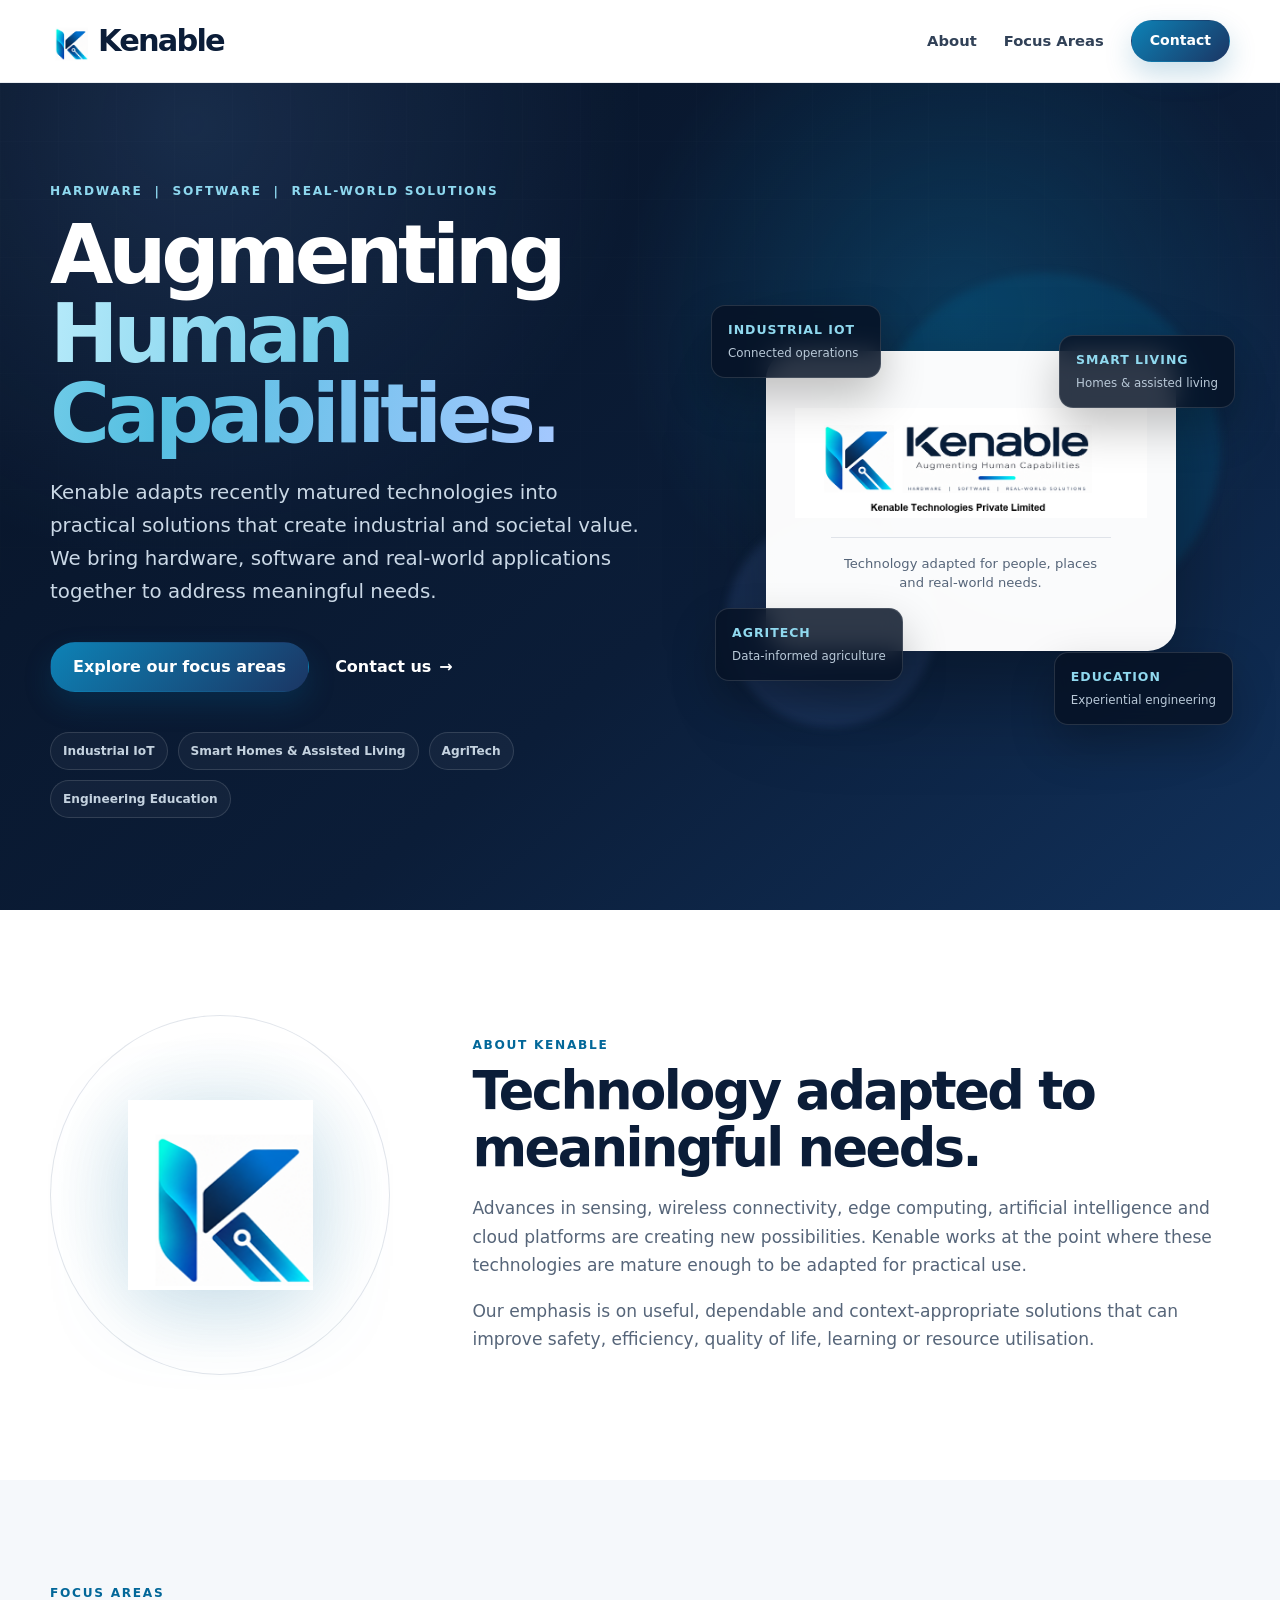
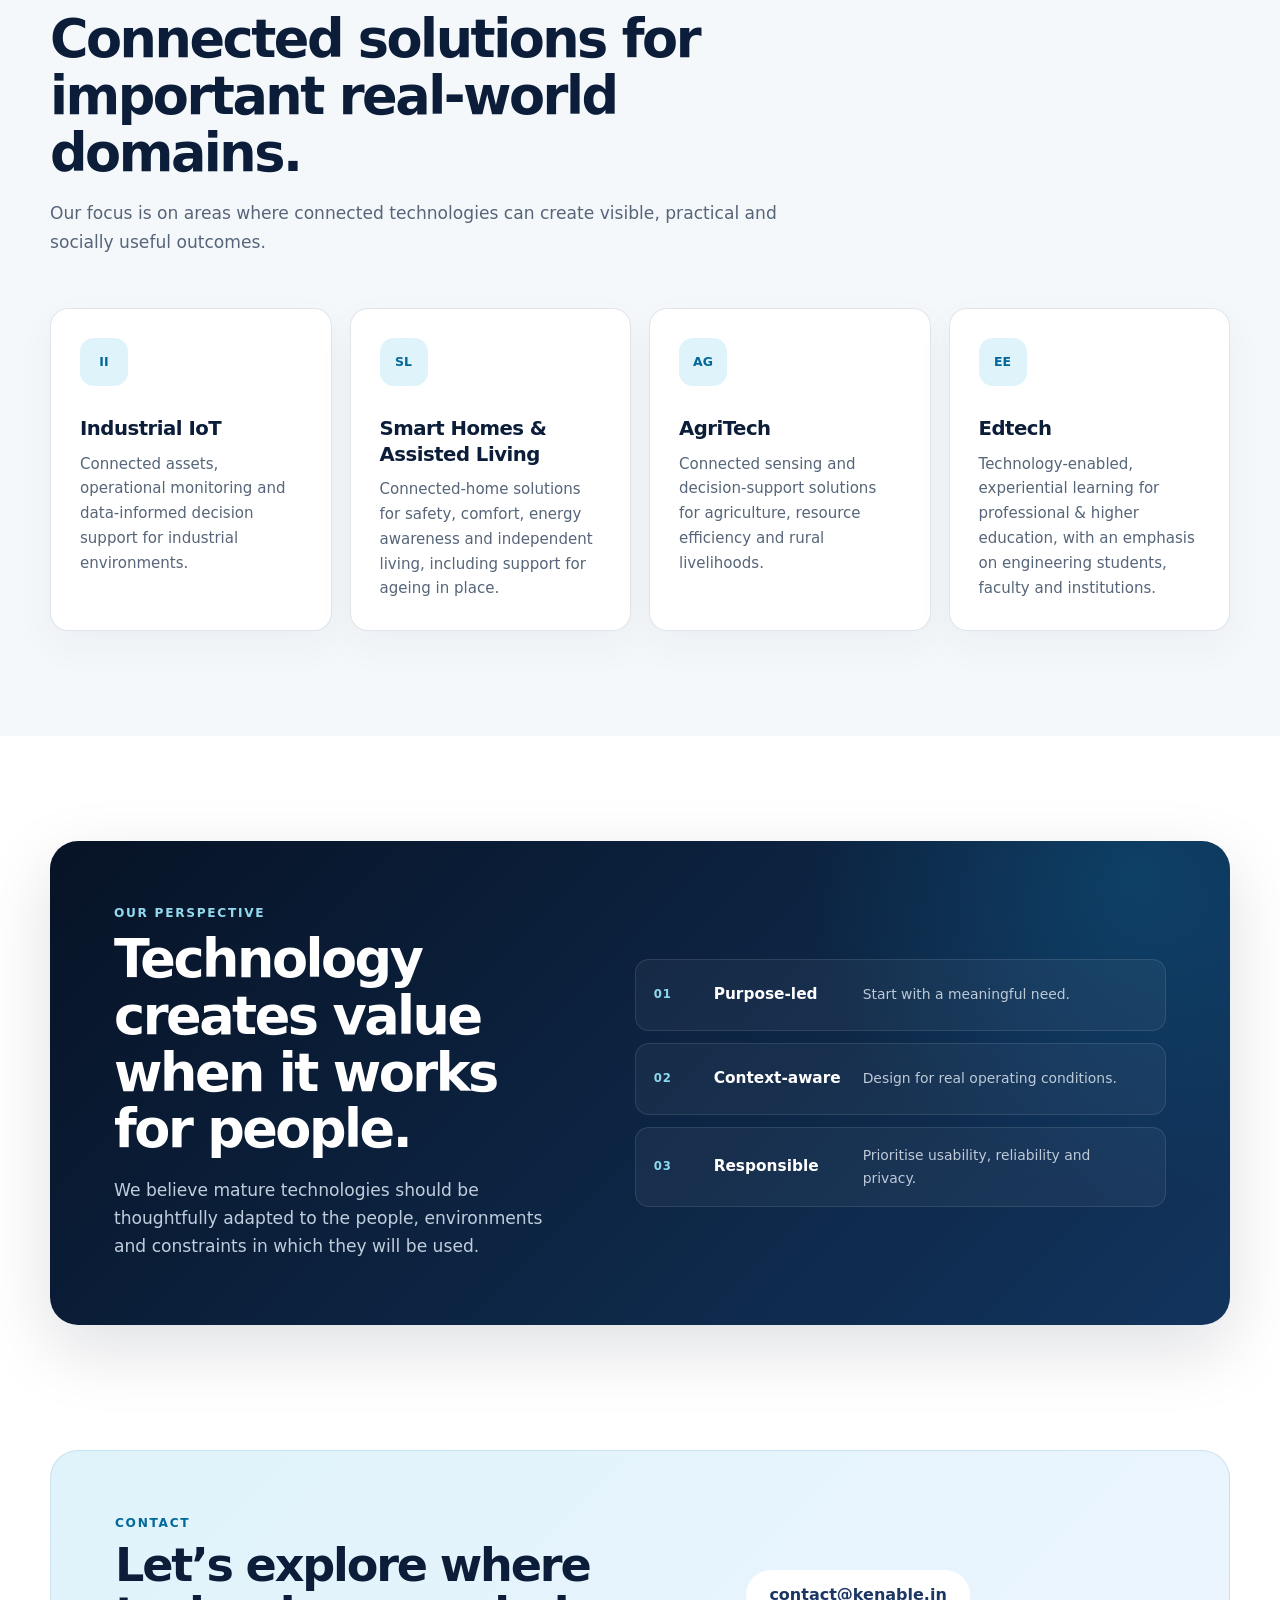
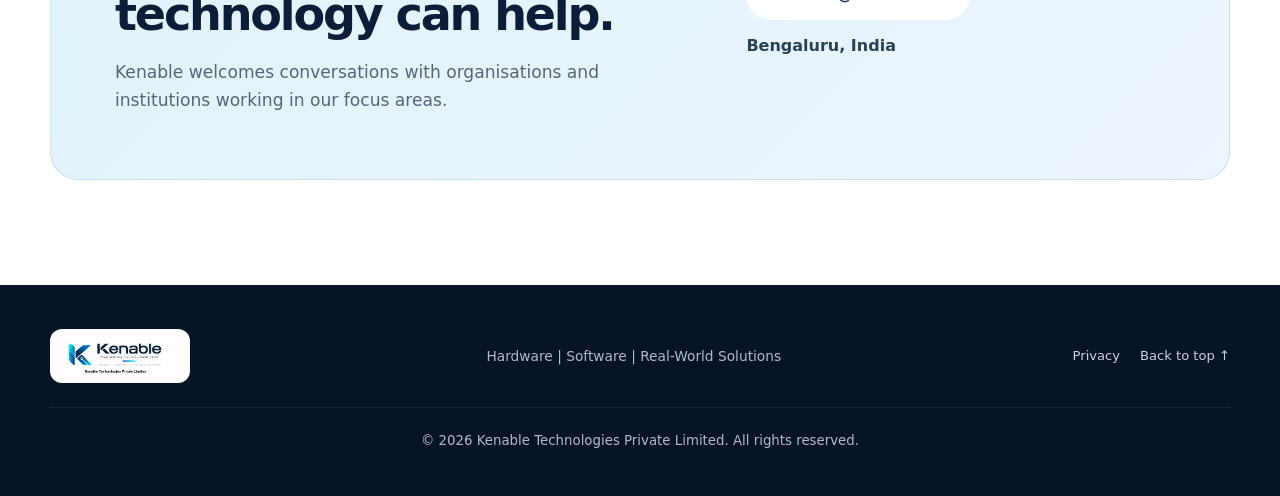
<file: index.html>
<!doctype html>
<html lang="en">
<head>
  <meta charset="utf-8" />
  <meta name="viewport" content="width=device-width, initial-scale=1" />
  <meta name="theme-color" content="#0b1d38" />
  <meta name="description" content="Kenable is a technology company adapting recently matured technologies into practical solutions for Industrial IoT, Smart Homes and Assisted Living, AgriTech, and Engineering Education." />
  <meta name="keywords" content="Kenable, Kenable Technologies, Industrial IoT, Smart Homes, Assisted Living, AgriTech, Engineering Education, EdTech" />
  <meta property="og:title" content="Kenable | Augmenting Human Capabilities" />
  <meta property="og:description" content="Hardware | Software | Real-World Solutions. Adapting mature technologies for practical industrial and societal benefit." />
  <meta property="og:type" content="website" />
  <meta property="og:url" content="https://www.kenable.in/" />
  <meta property="og:image" content="https://www.kenable.in/assets/og-image.jpg" />
  <link rel="canonical" href="https://www.kenable.in/" />
  <link rel="icon" href="assets/favicon.png" type="image/png" />
  <link rel="stylesheet" href="assets/styles.css" />
  <title>Kenable | Augmenting Human Capabilities</title>
  <script type="application/ld+json">
  {
    "@context": "https://schema.org",
    "@type": "Organization",
    "name": "Kenable Technologies Private Limited",
    "alternateName": "Kenable",
    "url": "https://www.kenable.in/",
    "logo": "https://www.kenable.in/assets/kenable-full-logo.png",
    "email": "contact@kenable.in",
    "description": "A technology company adapting recently matured technologies into practical solutions with industrial and societal value."
  }
  </script>
</head>
<body>
  <a class="skip-link" href="#main">Skip to content</a>
  <header class="site-header" id="top">
    <div class="container nav-wrap">
      <a class="brand" href="#top" aria-label="Kenable home">
        <img class="brand-mark" src="assets/kenable-mark.png" alt="" />
        <span class="brand-name">Kenable</span>
      </a>
      <button class="nav-toggle" type="button" aria-expanded="false" aria-controls="site-nav">
        <span></span><span></span><span></span><span class="sr-only">Open navigation</span>
      </button>
      <nav id="site-nav" class="site-nav" aria-label="Primary navigation">
        <a href="#about">About</a>
        <a href="#focus">Focus Areas</a>
        <a class="button button-small" href="#contact">Contact</a>
      </nav>
    </div>
  </header>

  <main id="main">
    <section class="hero">
      <div class="hero-grid" aria-hidden="true"></div>
      <div class="container hero-layout">
        <div class="hero-copy reveal">
          <p class="eyebrow">Hardware&nbsp; | &nbsp;Software&nbsp; | &nbsp;Real-World Solutions</p>
          <h1>Augmenting <span>Human Capabilities.</span></h1>
          <p class="hero-lead">
            Kenable adapts recently matured technologies into practical solutions that create
            industrial and societal value. We bring hardware, software and real-world applications
            together to address meaningful needs.
          </p>
          <div class="hero-actions">
            <a class="button" href="#focus">Explore our focus areas</a>
            <a class="text-link" href="#contact">Contact us <span aria-hidden="true">→</span></a>
          </div>
          <div class="hero-proof" aria-label="Kenable focus areas">
            <span>Industrial IoT</span>
            <span>Smart Homes &amp; Assisted Living</span>
            <span>AgriTech</span>
            <span>Engineering Education</span>
          </div>
        </div>

        <div class="logo-stage reveal" aria-label="Kenable Technologies">
          <div class="glow glow-one" aria-hidden="true"></div>
          <div class="glow glow-two" aria-hidden="true"></div>
          <div class="logo-card">
            <img src="assets/kenable-full-logo.png" alt="Kenable — Augmenting Human Capabilities; Hardware, Software, Real-World Solutions" />
            <p>Technology adapted for people, places and real-world needs.</p>
          </div>
          <div class="domain-tag tag-industrial"><strong>Industrial IoT</strong><span>Connected operations</span></div>
          <div class="domain-tag tag-homes"><strong>Smart Living</strong><span>Homes &amp; assisted living</span></div>
          <div class="domain-tag tag-agri"><strong>AgriTech</strong><span>Data-informed agriculture</span></div>
          <div class="domain-tag tag-education"><strong>Education</strong><span>Experiential engineering</span></div>
        </div>
      </div>
    </section>

    <section class="about section" id="about">
      <div class="container about-layout">
        <div class="about-symbol reveal" aria-hidden="true">
          <img src="assets/kenable-mark.png" alt="" />
        </div>
        <div class="section-heading reveal">
          <p class="eyebrow">About Kenable</p>
          <h2>Technology adapted to meaningful needs.</h2>
          <p>
            Advances in sensing, wireless connectivity, edge computing, artificial intelligence
            and cloud platforms are creating new possibilities. Kenable works at the point where
            these technologies are mature enough to be adapted for practical use.
          </p>
          <p>
            Our emphasis is on useful, dependable and context-appropriate solutions that can
            improve safety, efficiency, quality of life, learning or resource utilisation.
          </p>
        </div>
      </div>
    </section>

    <section class="focus section" id="focus">
      <div class="container">
        <div class="section-heading reveal">
          <p class="eyebrow">Focus Areas</p>
          <h2>Connected solutions for important real-world domains.</h2>
          <p>
            Our focus is on areas where connected technologies can create visible,
            practical and socially useful outcomes.
          </p>
        </div>
        <div class="focus-grid">
          <article class="focus-card reveal">
            <span class="icon-chip">II</span>
            <h3>Industrial IoT</h3>
            <p>Connected assets, operational monitoring and data-informed decision support for industrial environments.</p>
          </article>
          <article class="focus-card reveal">
            <span class="icon-chip">SL</span>
            <h3>Smart Homes &amp; Assisted Living</h3>
            <p>Connected-home solutions for safety, comfort, energy awareness and independent living, including support for ageing in place.</p>
          </article>
          <article class="focus-card reveal">
            <span class="icon-chip">AG</span>
            <h3>AgriTech</h3>
            <p>Connected sensing and decision-support solutions for agriculture, resource efficiency and rural livelihoods.</p>
          </article>
          <article class="focus-card reveal">
            <span class="icon-chip">EE</span>
            <h3>Edtech</h3>
            <p>Technology-enabled, experiential learning for professional & higher education, with an emphasis on engineering students, faculty and institutions.</p>
          </article>
        </div>
      </div>
    </section>

    <section class="perspective section">
      <div class="container perspective-panel reveal">
        <div class="perspective-copy">
          <p class="eyebrow">Our Perspective</p>
          <h2>Technology creates value when it works for people.</h2>
          <p>
            We believe mature technologies should be thoughtfully adapted to the people,
            environments and constraints in which they will be used.
          </p>
        </div>
        <div class="principle-list" aria-label="Kenable principles">
          <div><span>01</span><strong>Purpose-led</strong><p>Start with a meaningful need.</p></div>
          <div><span>02</span><strong>Context-aware</strong><p>Design for real operating conditions.</p></div>
          <div><span>03</span><strong>Responsible</strong><p>Prioritise usability, reliability and privacy.</p></div>
        </div>
      </div>
    </section>

    <section class="contact section" id="contact">
      <div class="container contact-panel reveal">
        <div>
          <p class="eyebrow">Contact</p>
          <h2>Let’s explore where technology can help.</h2>
          <p>Kenable welcomes conversations with organisations and institutions working in our focus areas.</p>
        </div>
        <div class="contact-actions">
          <a class="button button-light" href="mailto:contact@kenable.in?subject=Enquiry%20for%20Kenable">contact@kenable.in</a>
          <span>Bengaluru, India</span>
        </div>
      </div>
    </section>
  </main>

  <footer class="site-footer">
    <div class="container footer-layout">
      <a class="footer-logo" href="#top" aria-label="Kenable home">
        <img src="assets/kenable-full-logo.png" alt="Kenable Technologies Private Limited" />
      </a>
      <p>Hardware | Software | Real-World Solutions</p>
      <div class="footer-links">
        <a href="privacy.html">Privacy</a>
        <a href="#top">Back to top ↑</a>
      </div>
      <small>© <span id="year"></span> Kenable Technologies Private Limited. All rights reserved.</small>
    </div>
  </footer>
  <script src="assets/main.js"></script>
</body>
</html>
</file>
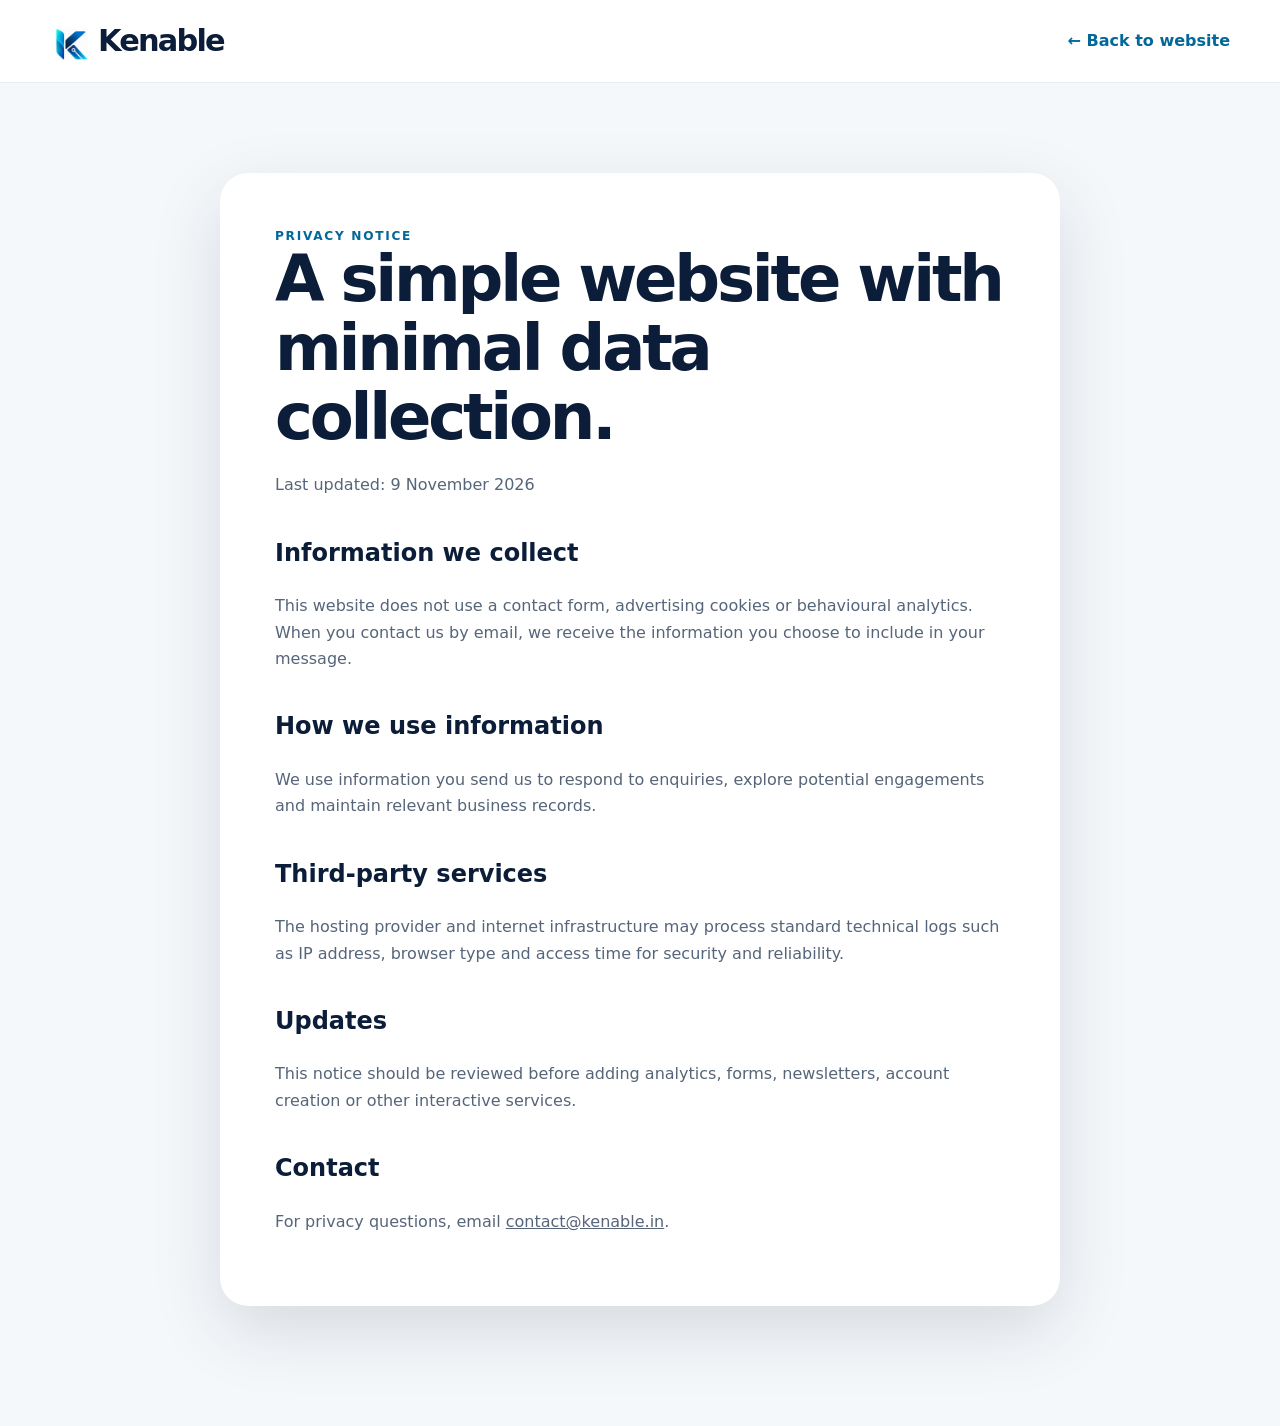
<file: privacy.html>
<!doctype html>
<html lang="en"><head><meta charset="utf-8"><meta name="viewport" content="width=device-width,initial-scale=1"><meta name="theme-color" content="#0b1d38"><meta name="description" content="Privacy notice for Kenable Technologies Private Limited."><link rel="icon" href="assets/favicon.png" type="image/png"><link rel="stylesheet" href="assets/styles.css"><title>Privacy | Kenable</title></head>
<body class="privacy-page"><header class="site-header"><div class="container nav-wrap"><a class="brand" href="index.html"><img class="brand-mark" src="assets/kenable-mark.png" alt=""><span class="brand-name">Kenable</span></a><a class="text-link" href="index.html">← Back to website</a></div></header>
<main class="simple-main"><div class="container"><article class="simple-card"><p class="eyebrow">Privacy notice</p><h1>A simple website with minimal data collection.</h1><p>Last updated: 9 November 2026</p><h2>Information we collect</h2><p>This website does not use a contact form, advertising cookies or behavioural analytics. When you contact us by email, we receive the information you choose to include in your message.</p><h2>How we use information</h2><p>We use information you send us to respond to enquiries, explore potential engagements and maintain relevant business records.</p><h2>Third-party services</h2><p>The hosting provider and internet infrastructure may process standard technical logs such as IP address, browser type and access time for security and reliability.</p><h2>Updates</h2><p>This notice should be reviewed before adding analytics, forms, newsletters, account creation or other interactive services.</p><h2>Contact</h2><p>For privacy questions, email <a href="mailto:contact@kenable.in">contact@kenable.in</a>.</p></article></div></main></body></html>
</file>
<file: assets/styles.css>
:root {
  --navy-950:#071326; --navy-900:#0b1d38; --navy-800:#1b3664;
  --blue:#026799; --blue-bright:#0d82b6; --blue-soft:#dff3fa;
  --slate-700:#314157; --slate-600:#566579; --slate-500:#748195;
  --surface:#f5f8fb; --white:#fff; --border:rgba(27,54,100,.13);
  --shadow:0 24px 70px rgba(7,19,38,.13); --radius-lg:28px; --radius-md:18px; --container:1180px;
}
*{box-sizing:border-box} html{scroll-behavior:smooth}
body{margin:0;color:var(--navy-900);background:#fff;font-family:Inter,ui-sans-serif,system-ui,-apple-system,BlinkMacSystemFont,"Segoe UI",sans-serif;line-height:1.65;-webkit-font-smoothing:antialiased}
img{max-width:100%;display:block} a{color:inherit} button{font:inherit}
.sr-only{position:absolute;width:1px;height:1px;padding:0;margin:-1px;overflow:hidden;clip:rect(0,0,0,0);white-space:nowrap;border:0}
.skip-link{position:fixed;left:16px;top:-80px;z-index:999;padding:10px 16px;border-radius:8px;color:var(--navy-900);background:#fff}.skip-link:focus{top:12px}
.container{width:min(calc(100% - 40px),var(--container));margin:0 auto}.section{padding:105px 0}
.eyebrow{margin:0;color:var(--blue)!important;font-size:.76rem!important;line-height:1.4;font-weight:800;letter-spacing:.14em;text-transform:uppercase}
.section-heading{max-width:790px}.section-heading h2,.perspective-copy h2,.contact-panel h2{margin:9px 0 18px;font-size:clamp(2rem,4.1vw,3.55rem);line-height:1.08;letter-spacing:-.047em}
.section-heading p,.perspective-copy>p,.contact-panel p{margin:0;color:var(--slate-600);font-size:1.07rem}.section-heading p+p{margin-top:18px}
.site-header{position:sticky;top:0;z-index:100;background:rgba(255,255,255,.94);border-bottom:1px solid rgba(27,54,100,.09);backdrop-filter:blur(18px)}
.nav-wrap{height:82px;display:flex;align-items:center;justify-content:space-between}
.brand{display:inline-flex;align-items:center;gap:10px;text-decoration:none}.brand-mark{width:38px;height:42px;object-fit:contain}.brand-name{font-size:1.9rem;font-weight:800;letter-spacing:-.06em;color:#0b1d38}
.site-nav{display:flex;align-items:center;gap:27px}.site-nav>a:not(.button){color:var(--slate-700);text-decoration:none;font-size:.92rem;font-weight:650}.site-nav>a:not(.button):hover{color:var(--blue)}
.nav-toggle{display:none}.button{display:inline-flex;align-items:center;justify-content:center;min-height:50px;padding:0 22px;border:1px solid transparent;border-radius:999px;color:#fff;background:linear-gradient(135deg,var(--blue-bright),var(--navy-800));box-shadow:0 12px 28px rgba(2,103,153,.22);text-decoration:none;font-weight:750;transition:transform .2s ease,box-shadow .2s ease}.button:hover{transform:translateY(-2px);box-shadow:0 17px 35px rgba(2,103,153,.29)}.button-small{min-height:42px;padding:0 18px;font-size:.88rem}.button-light{color:var(--navy-800);background:#fff;box-shadow:none}
.text-link{display:inline-flex;align-items:center;gap:8px;color:var(--blue);text-decoration:none;font-weight:800}.text-link span{transition:transform .2s ease}.text-link:hover span{transform:translateX(4px)}
.hero{position:relative;min-height:735px;display:flex;align-items:center;overflow:hidden;color:#fff;background:radial-gradient(circle at 75% 28%,rgba(13,130,182,.28),transparent 30%),radial-gradient(circle at 15% 5%,rgba(82,126,190,.22),transparent 33%),linear-gradient(140deg,var(--navy-950),var(--navy-900) 58%,#11315b)}
.hero-grid{position:absolute;inset:0;opacity:.12;background-image:linear-gradient(rgba(255,255,255,.09) 1px,transparent 1px),linear-gradient(90deg,rgba(255,255,255,.09) 1px,transparent 1px);background-size:58px 58px;mask-image:linear-gradient(to bottom,black,transparent 94%)}
.hero-layout{position:relative;display:grid;grid-template-columns:1.07fr .93fr;gap:64px;align-items:center;padding:100px 0 92px}
.hero .eyebrow{color:#8ed8ef!important}.hero h1{margin:15px 0 24px;max-width:760px;font-size:clamp(3.35rem,6.4vw,6rem);line-height:.97;letter-spacing:-.064em}.hero h1 span{color:transparent;background:linear-gradient(100deg,#b6eafa,#55bfe1,#a5c8ff);-webkit-background-clip:text;background-clip:text}
.hero-lead{max-width:675px;margin:0;color:#cad8e6;font-size:clamp(1.05rem,1.75vw,1.24rem)}.hero-actions{display:flex;align-items:center;gap:26px;margin-top:34px}.hero .text-link{color:#fff}
.hero-proof{display:flex;flex-wrap:wrap;gap:10px;margin-top:40px}.hero-proof span{padding:8px 12px;border:1px solid rgba(255,255,255,.13);border-radius:999px;color:#c4d2df;background:rgba(255,255,255,.04);font-size:.76rem;font-weight:700}
.logo-stage{position:relative;min-height:525px;display:grid;place-items:center}.glow{position:absolute;border-radius:50%;filter:blur(4px)}.glow-one{width:350px;height:350px;right:10px;top:35px;background:rgba(2,103,153,.23)}.glow-two{width:210px;height:210px;left:15px;bottom:36px;background:rgba(92,140,220,.16)}
.logo-card{position:relative;z-index:2;width:min(100%,410px);min-height:300px;display:flex;flex-direction:column;align-items:center;justify-content:center;padding:35px 28px;border:1px solid rgba(255,255,255,.28);border-radius:28px;background:rgba(255,255,255,.98);box-shadow:0 40px 95px rgba(0,0,0,.34)}
.logo-card img{width:100%;height:auto}.logo-card p{max-width:280px;margin:19px 0 0;padding-top:16px;border-top:1px solid rgba(27,54,100,.12);color:var(--slate-600);text-align:center;font-size:.82rem;line-height:1.5}
.domain-tag{position:absolute;z-index:3;min-width:170px;padding:14px 16px;border:1px solid rgba(255,255,255,.13);border-radius:14px;background:rgba(7,19,38,.84);box-shadow:0 20px 45px rgba(0,0,0,.24);backdrop-filter:blur(12px)}.domain-tag strong,.domain-tag span{display:block}.domain-tag strong{color:#90d9ef;font-size:.78rem;letter-spacing:.08em;text-transform:uppercase}.domain-tag span{margin-top:3px;color:#b9c9d8;font-size:.74rem}
.tag-industrial{left:0;top:67px}.tag-homes{right:-5px;top:97px}.tag-agri{left:4px;bottom:82px}.tag-education{right:-3px;bottom:38px}
.about{background:#fff}.about-layout{display:grid;grid-template-columns:.62fr 1.38fr;gap:82px;align-items:center}.about-symbol{min-height:360px;display:grid;place-items:center;border:1px solid var(--border);border-radius:50%;background:radial-gradient(circle,rgba(2,103,153,.12),transparent 67%)}.about-symbol img{width:185px;filter:drop-shadow(0 20px 40px rgba(2,103,153,.16))}
.focus{background:var(--surface)}.focus-grid{display:grid;grid-template-columns:repeat(4,1fr);gap:18px;margin-top:52px}.focus-card{min-height:320px;padding:29px;border:1px solid var(--border);border-radius:var(--radius-md);background:#fff;box-shadow:0 15px 40px rgba(7,19,38,.045)}.icon-chip{width:48px;height:48px;display:grid;place-items:center;border-radius:14px;color:var(--blue);background:var(--blue-soft);font-size:.78rem;font-weight:900}.focus-card h3{margin:30px 0 10px;font-size:1.23rem;line-height:1.3;letter-spacing:-.025em}.focus-card p{margin:0;color:var(--slate-600);font-size:.94rem}
.perspective{background:#fff}.perspective-panel{display:grid;grid-template-columns:.92fr 1.08fr;gap:68px;align-items:center;padding:64px;border-radius:var(--radius-lg);color:#fff;background:radial-gradient(circle at 92% 7%,rgba(13,130,182,.25),transparent 28%),linear-gradient(135deg,var(--navy-950),#12345d);box-shadow:var(--shadow)}.perspective-copy .eyebrow{color:#93daef!important}.perspective-copy>p{color:#c0cedc}.principle-list{display:grid;gap:12px}.principle-list>div{display:grid;grid-template-columns:46px 135px 1fr;gap:14px;align-items:center;min-height:72px;padding:16px 18px;border:1px solid rgba(255,255,255,.1);border-radius:14px;background:rgba(255,255,255,.045)}.principle-list span{color:#8ed8ef;font-size:.73rem;font-weight:850;letter-spacing:.08em}.principle-list strong{font-size:.96rem}.principle-list p{margin:0;color:#bdcad8;font-size:.87rem}
.contact{padding-top:20px}.contact-panel{display:grid;grid-template-columns:1.15fr .85fr;gap:65px;align-items:center;padding:64px;border-radius:var(--radius-lg);background:linear-gradient(135deg,#dff3fa,#edf5ff);border:1px solid rgba(2,103,153,.13)}.contact-panel h2{font-size:clamp(2rem,3.6vw,3.2rem)}.contact-actions{display:flex;flex-direction:column;align-items:flex-start;gap:13px}.contact-actions>span{color:#29425a;font-weight:750}
.site-footer{padding:44px 0;color:#aebcca;background:var(--navy-950)}.footer-layout{display:grid;grid-template-columns:145px 1fr auto;gap:24px;align-items:center}.footer-logo{width:140px;padding:8px;border-radius:12px;background:#fff}.footer-layout>p{margin:0;text-align:center;font-size:.86rem}.footer-links{display:flex;gap:20px}.footer-links a{color:#c7d3df;text-decoration:none;font-size:.82rem}.footer-layout>small{grid-column:1/-1;padding-top:22px;border-top:1px solid rgba(255,255,255,.08);text-align:center}
.reveal{opacity:0;transform:translateY(18px);transition:opacity .7s ease,transform .7s ease}.reveal.visible{opacity:1;transform:none}
.privacy-page{min-height:100vh;background:var(--surface)}.simple-main{padding:90px 0 120px}.simple-card{max-width:840px;margin:0 auto;padding:55px;border-radius:var(--radius-lg);background:#fff;box-shadow:var(--shadow)}.simple-card h1{margin:0 0 20px;font-size:clamp(2.2rem,5vw,4rem);letter-spacing:-.05em;line-height:1.08}.simple-card h2{margin-top:35px}.simple-card p,.simple-card li{color:var(--slate-600)}
@media(max-width:1100px){.focus-grid{grid-template-columns:repeat(2,1fr)}.focus-card{min-height:275px}}
@media(max-width:980px){.site-nav{position:absolute;left:20px;right:20px;top:72px;display:none;flex-direction:column;align-items:stretch;gap:0;padding:12px;border:1px solid var(--border);border-radius:16px;background:#fff;box-shadow:var(--shadow)}.site-nav.open{display:flex}.site-nav>a{padding:13px}.nav-toggle{width:42px;height:42px;display:grid;place-content:center;gap:4px;border:0;border-radius:12px;background:var(--surface)}.nav-toggle span:not(.sr-only){width:19px;height:2px;background:var(--navy-900)}.hero{min-height:auto}.hero-layout,.about-layout,.perspective-panel,.contact-panel{grid-template-columns:1fr}.hero-layout{gap:22px}.logo-stage{max-width:620px;width:100%;margin:0 auto}.about-layout{gap:45px}.about-symbol{min-height:285px}.perspective-panel{gap:38px}.contact-actions{align-items:flex-start}}
@media(max-width:680px){.container{width:min(calc(100% - 28px),var(--container))}.section{padding:80px 0}.nav-wrap{height:74px}.brand-mark{width:32px;height:36px}.brand-name{font-size:1.65rem}.hero-layout{padding:82px 0 68px}.hero h1{font-size:clamp(3rem,15vw,4.45rem)}.hero-actions{align-items:flex-start;flex-direction:column;gap:18px}.logo-stage{min-height:570px}.logo-card{width:min(100%,330px);min-height:260px;padding:28px 20px}.domain-tag{min-width:145px;padding:12px}.tag-industrial{left:0;top:24px}.tag-homes{right:0;top:77px}.tag-agri{left:0;bottom:105px}.tag-education{right:0;bottom:18px}.about-symbol{min-height:225px}.about-symbol img{width:135px}.focus-grid{grid-template-columns:1fr}.focus-card{min-height:auto}.perspective-panel,.contact-panel{padding:36px 26px}.principle-list>div{grid-template-columns:40px 1fr;gap:10px}.principle-list p{grid-column:2}.footer-layout{grid-template-columns:1fr;justify-items:start}.footer-layout>p{text-align:left}.footer-layout>small{width:100%;text-align:left}}
@media(prefers-reduced-motion:reduce){html{scroll-behavior:auto}*,*::before,*::after{animation-duration:.01ms!important;animation-iteration-count:1!important;transition-duration:.01ms!important}.reveal{opacity:1;transform:none}}
</file>
